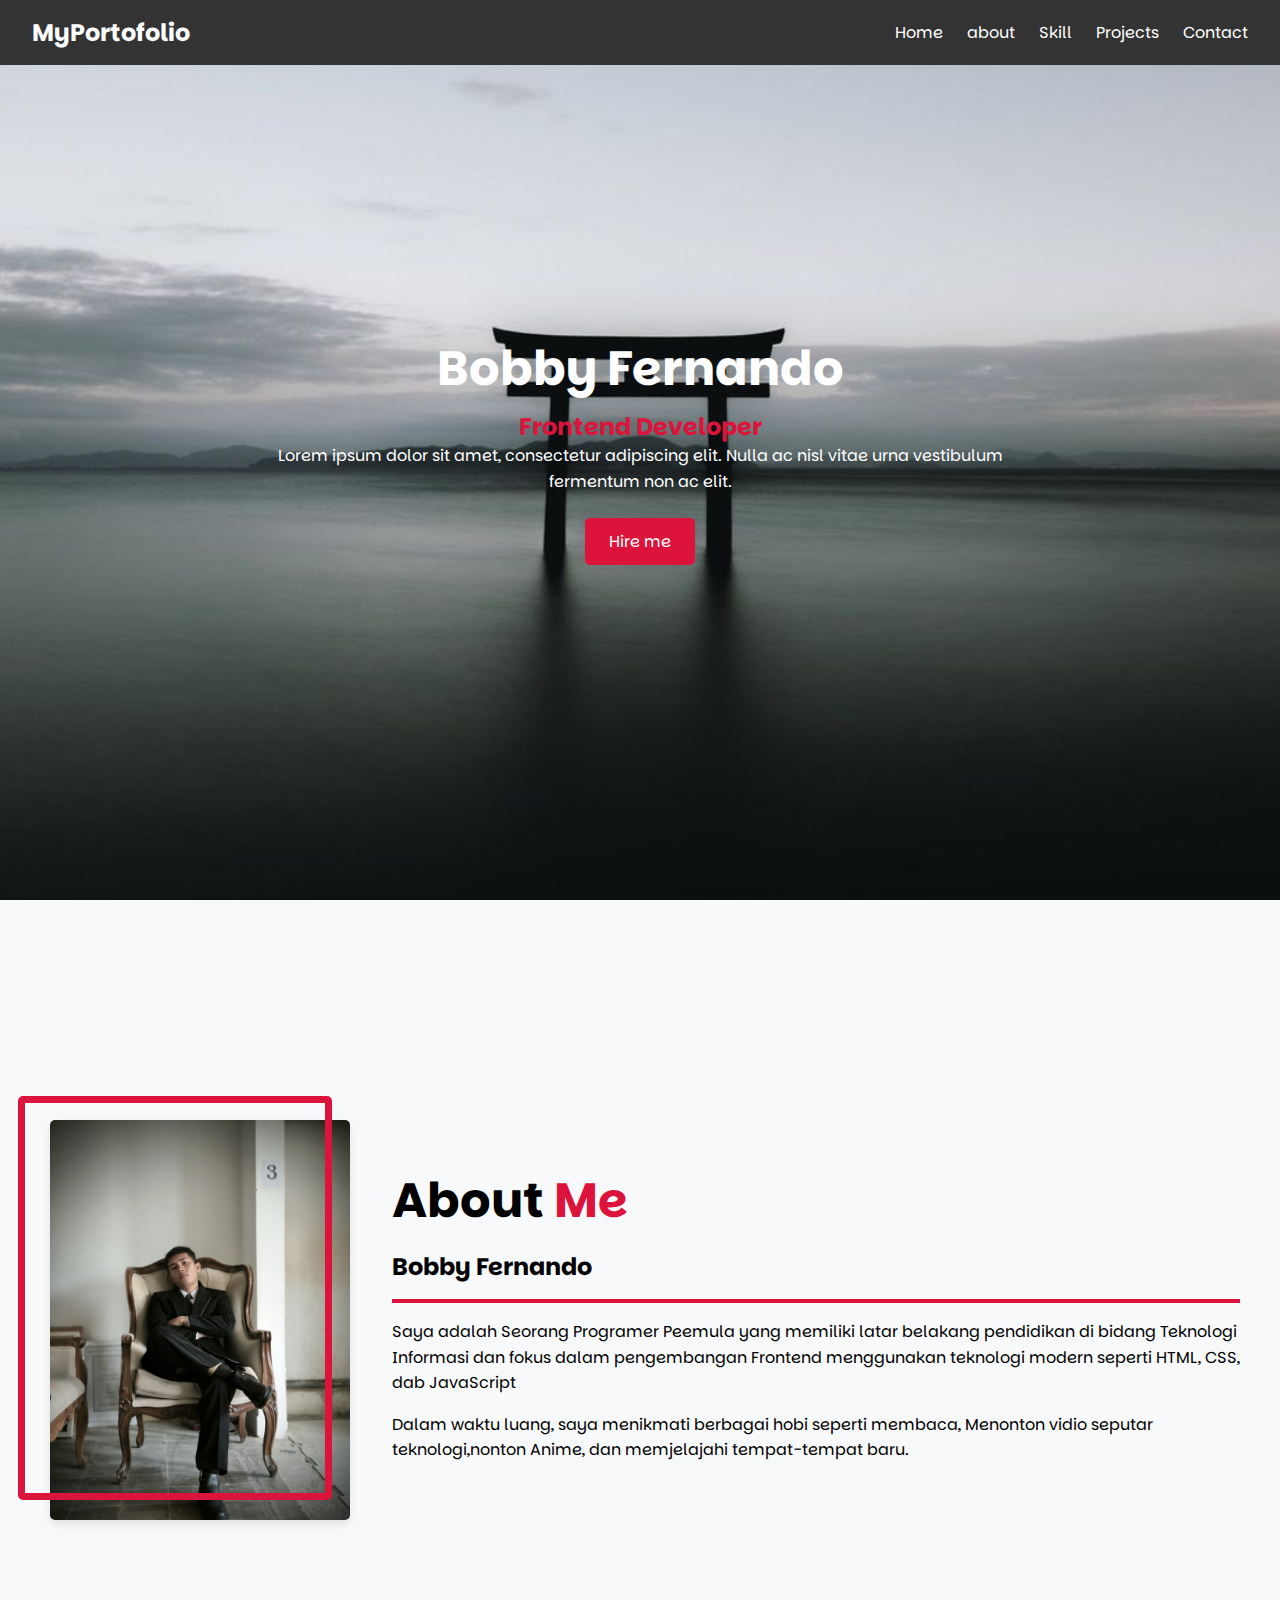
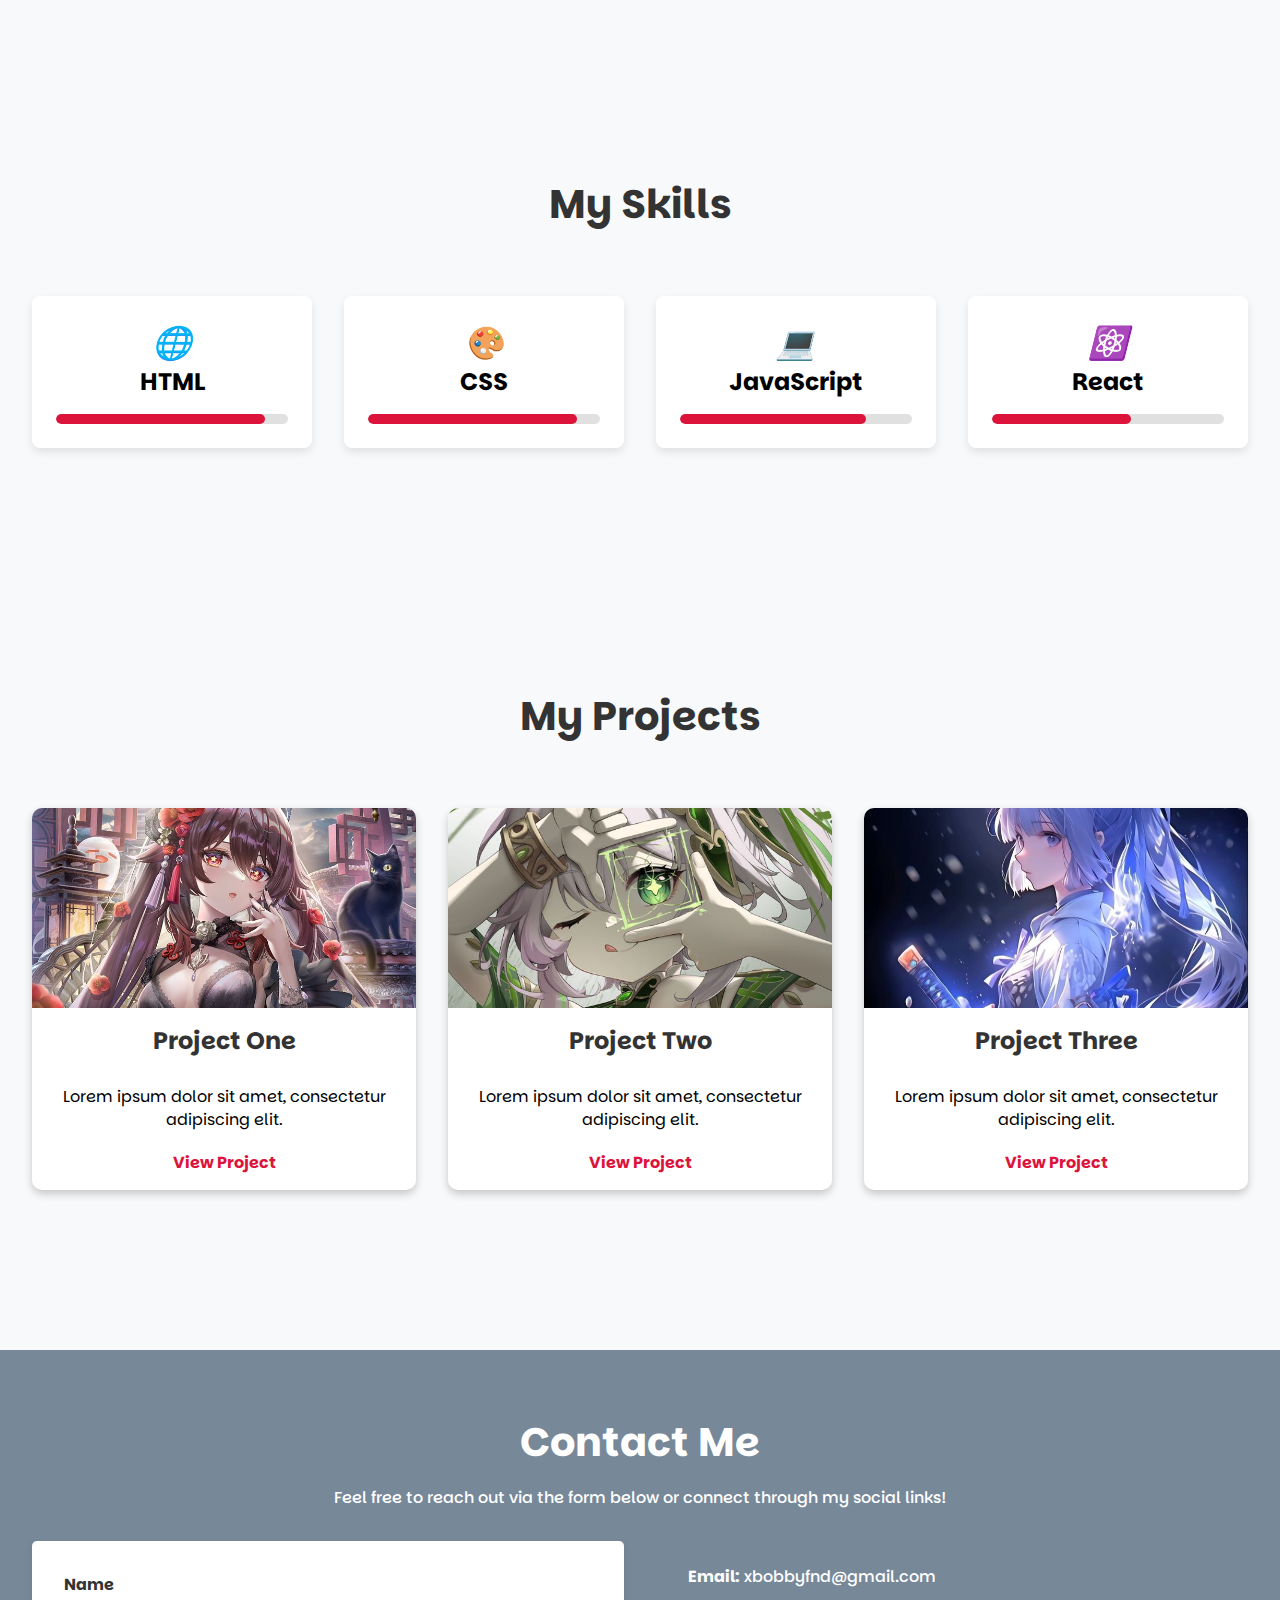
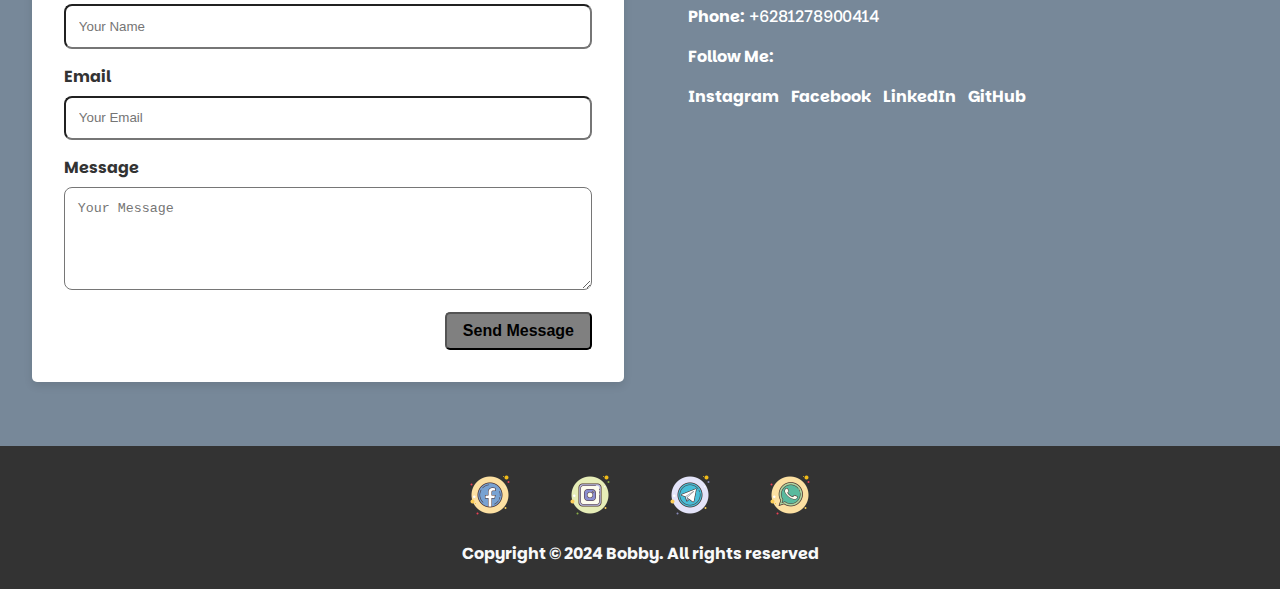
<file: index.html>
<!DOCTYPE html>
<html lang="en">
<head>
    <meta charset="UTF-8">
    <meta name="viewport" content="width=device-width, initial-scale=1.0">
    <title>Document</title>
    <link rel="stylesheet" href="style.css">
    <link rel="preconnect" href="https://fonts.googleapis.com">
<link rel="preconnect" href="https://fonts.gstatic.com" crossorigin>
<link href="https://fonts.googleapis.com/css2?family=Parkinsans:wght@300..800&display=swap" rel="stylesheet">
</head>

<body>
    <!-- Header -->
    <header class="navigation-header">
        <!-- Navigation -->
        <nav>
            <!-- Logo -->
            <a href="http://" class="logo">MyPortofolio</a>

            <!-- Navigation Links -->
            <ul class="nav-links">
                <li><a href="#">Home</a> </li>
                <li><a href="#about">about</a> </li>
                <li><a href="#skills">Skill</a> </li>
                <li><a href="#projects">Projects</a> </li>
                <li><a href="#contact">Contact</a> </li>
            </ul>
         </nav>
    </header>

    <!-- Hero-Section -->
    <header class="hero-selection">
        <div class="container">
            <h1>Bobby Fernando</h1>
            <p class="subtitle">Frontend Developer</p>
            <p class="description">
                Lorem ipsum dolor sit amet, consectetur adipiscing elit. Nulla ac nisl
                vitae urna vestibulum fermentum non ac elit.
            </p>
            <a href="" class="cta-button">Hire me</a>
        </div>
    </header>

    <!-- About Me Section -->
    <section id="about" class="about-me">
        <div class="container">
            <!-- About-photo -->
            <div class="cover-photo">
                <div class="about-photo">
                    <img src="images/me.jpg" alt="Avatar">
                </div>
            </div>
            <!-- About-Text -->
             <div class="about-text">
                <h2>About <span>Me</span></h2>
                <h3>Bobby Fernando</h3>
                <hr>
                <p>
                    Saya adalah Seorang Programer Peemula yang memiliki 
                    latar belakang pendidikan di bidang Teknologi Informasi dan
                    fokus dalam pengembangan Frontend menggunakan teknologi modern
                    seperti HTML, CSS, dab JavaScript
                </p>
                <p>
                    Dalam waktu luang, saya menikmati berbagai hobi seperti membaca,
                    Menonton vidio seputar teknologi,nonton Anime, dan memjelajahi tempat-tempat baru.
                </p>
             </div>
        </div>
    </section>

    <!-- Skills Me -->
     <section id="skills" class="skills-me">
        <div class="container">
            <!-- Judul Skills -->
            <h2>My Skills</h2>
                <div class="skills-grid">
                <!-- Skill 1 -->
                 <div class="skill-card">
                    <i class="skill-icon">🌐</i>
                    <h3>HTML</h3>
                    <div class="progress-bar">
                        <div class="progress" style="width:90%;"></div>
                    </div>
                 </div>

                 <!-- Skill 2 -->
                 <div class="skill-card">
                    <i class="skill-icon">🎨</i>
                    <h3>CSS</h3>
                    <div class="progress-bar">
                        <div class="progress" style="width:90%;"></div>
                    </div>
                 </div>

                 <!-- Skill 3 -->
                 <div class="skill-card">
                    <i class="skill-icon">💻</i>
                    <h3>JavaScript</h3>
                    <div class="progress-bar">
                        <div class="progress" style="width:80%;"></div>
                    </div>
                 </div>

                 <!-- Skill 4 -->
                 <div class="skill-card">
                    <i class="skill-icon">⚛️</i>
                    <h3>React</h3>
                    <div class="progress-bar">
                        <div class="progress" style="width:60%;"></div>
                    </div>
                 </div>
                </div>
        </div>
     </section>

     <!-- Project Me -->
     <section id="projects" class="project-me">
        <div class="container">
            <h2>My Projects</h2>
            <div class="project-grid">
                <!-- Project 1-->
                 <div class="project-card">
                    <div class="image-card">
                        <img src="images/photo1.jpeg" alt="Project 1">
                    </div>
                    <div class="project-content">
                        <h3>Project One</h3>
                        <p>Lorem ipsum dolor sit amet, consectetur adipiscing elit.</p>
                        <a href="http://bit.ly/UNBEATABLEguild" target="_blank" class="project-link">View Project</a>
                    </div>
                </div>
                <!-- Project 2-->
                <div class="project-card">
                    <div class="image-card">
                    <img src="images/photo2.jpeg" alt="Project 2">
                    </div>
                    <div class="project-content">
                        <h3>Project Two</h3>
                        <p>Lorem ipsum dolor sit amet, consectetur adipiscing elit.</p>
                        <a href="http://bit.ly/UNBEATABLEguild" target="_blank" class="project-link">View Project</a>
                    </div>
                </div>
                <!-- Project 3-->
                <div class="project-card">
                    <div class="image-card">
                    <img src="images/photo3.jpeg" alt="Project 3">
                    </div>
                    <div class="project-content">
                        <h3>Project Three</h3>
                        <p>Lorem ipsum dolor sit amet, consectetur adipiscing elit.</p>
                        <a href="http://bit.ly/UNBEATABLEguild" target="_blank" class="project-link">View Project</a>
                    </div>
                </div>
            </div>
        </div>
     </section>

     <!-- Contact Section -->
    <section id="contact" class="contact">
      <div class="container">
        <h2>Contact Me</h2>

        <p>
          Feel free to reach out via the form below or connect through my social
          links!
        </p>

        <div class="contact-grid">
          <!-- Contact Form -->
          <form class="contact-form" action="#" method="POST">
            <label for="name">Name</label>
            <input
              type="text"
              id="name"
              name="name"
              placeholder="Your Name"
              required
            />

            <label for="email">Email</label>
            <input
              type="email"
              id="email"
              name="email"
              placeholder="Your Email"
              required
            />

            <label for="message">Message</label>
            <textarea
              id="message"
              name="message"
              rows="5"
              placeholder="Your Message"
              required
            ></textarea>

            <button type="submit" class="submit-button">Send Message</button>
          </form>

          <!-- Additional Contact Information -->
          <div class="contact-info">
            <p><strong>Email:</strong> xbobbyfnd@gmail.com</p>
            <p><strong>Phone:</strong> +6281278900414</p>
            <p><strong>Follow Me:</strong></p>
            <a href="https://www.instagram.com/xboo_byy/" target="_blank" class="social-link">Instagram</a>
            <a href="https://www.facebook.com/bobbyfnd2" target="_blank" class="social-link">Facebook</a>
            <a href="https://www.linkedin.com/in/bobby-fernando/" target="_blank" class="social-link">LinkedIn</a>
            <a href="https://github.com/bobbyfnd" target="_blank" class="social-link">GitHub</a>
          </div>
        </div>
      </div>
    </section>

    <!-- Footer end -->
     <footer class="footer">
        <div class="container-end">
            <div class="social-icon">
                <div class="social-item">
                <a href="https://www.facebook.com/bobbyfnd2" target="_blank"><img src="images/facebook.png" /></a>
                </div>
                <div class="social-item">
                <a href="https://www.instagram.com/xboo_byy/" target="_blank"><img src="images/instagram.png" /></a>
                </div>
                <div class="social-item">
                <a href="https://web.telegram.org/a/#1149958415" target="_blank"><img src="images/telegram.png" /></a>
                </div>
                <div class="social-item">
                <a href="https://wa.me/081278900414" target="_blank"><img src="images/WhatsApp.png" /></a>
                </div>
            </div>
        <p>Copyright © 2024 Bobby. All rights reserved</p>
    </div>
     </footer>
</body>
</html>
</file>
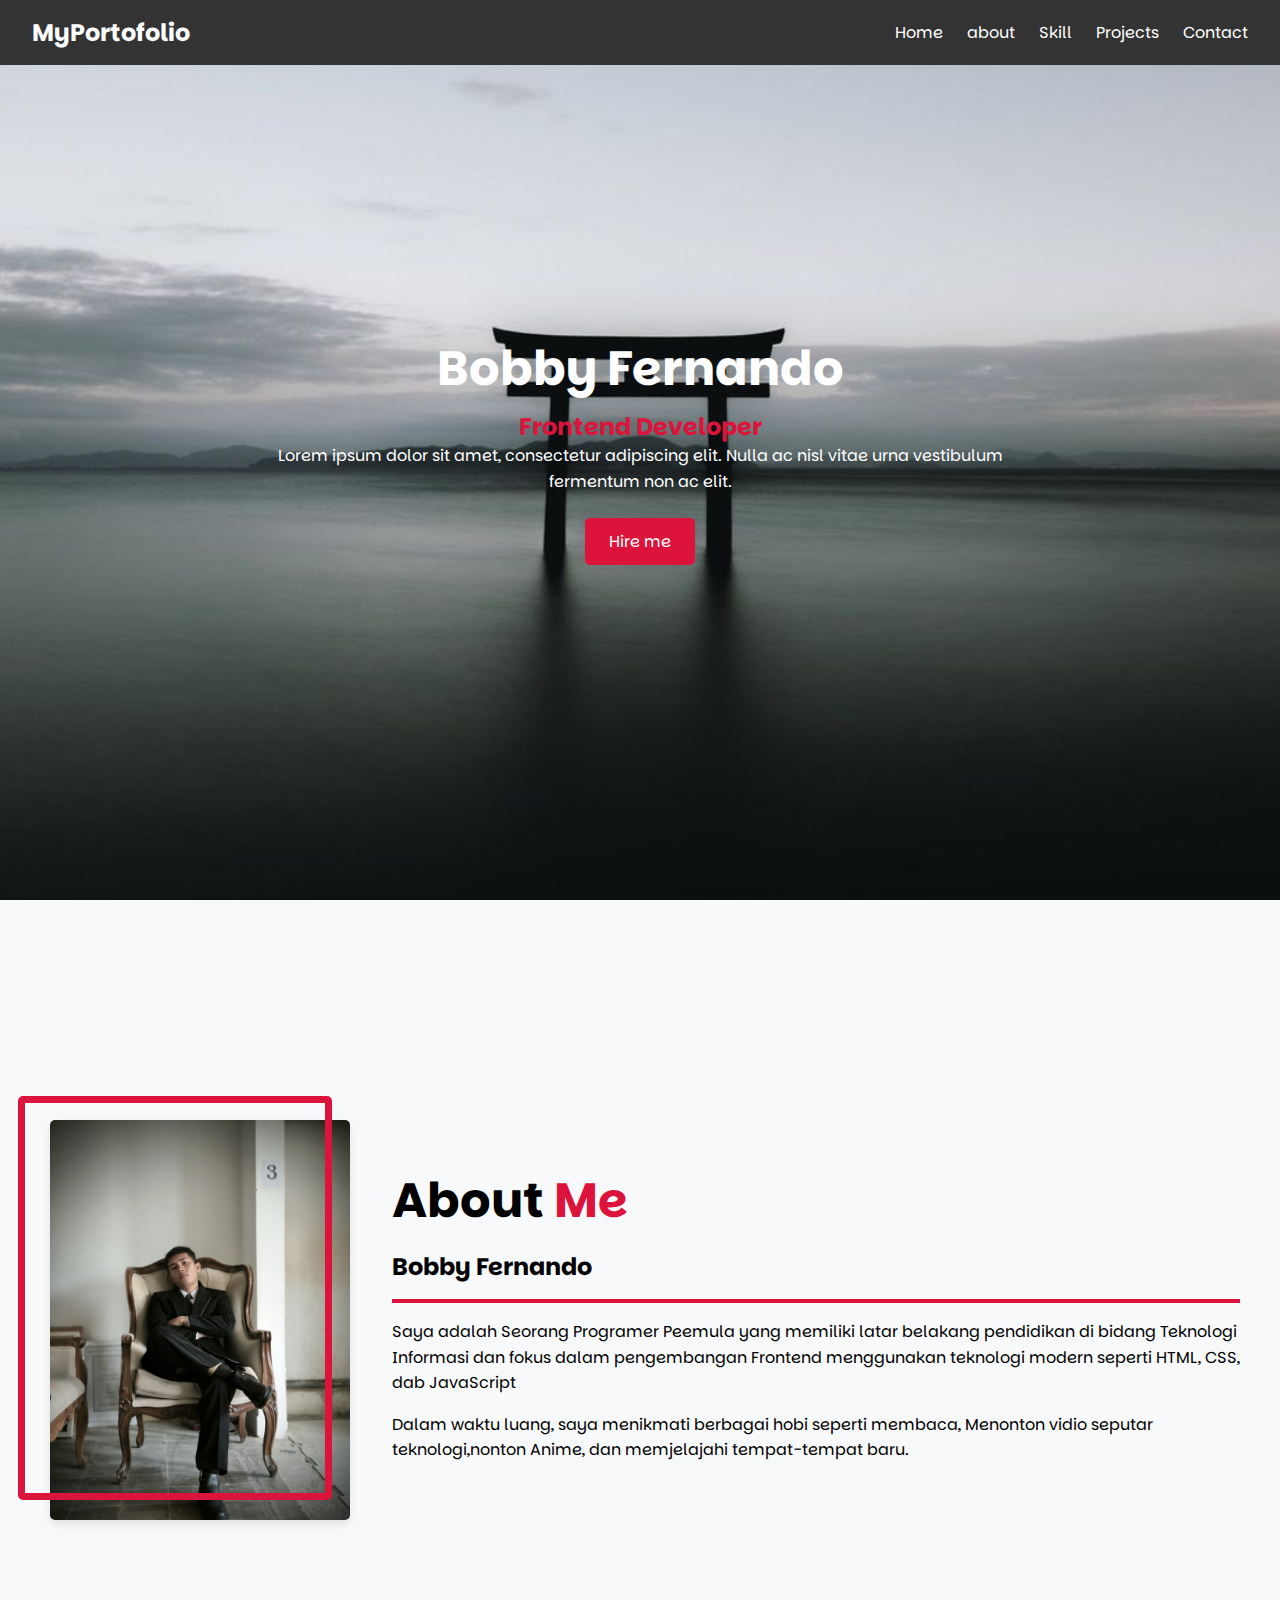
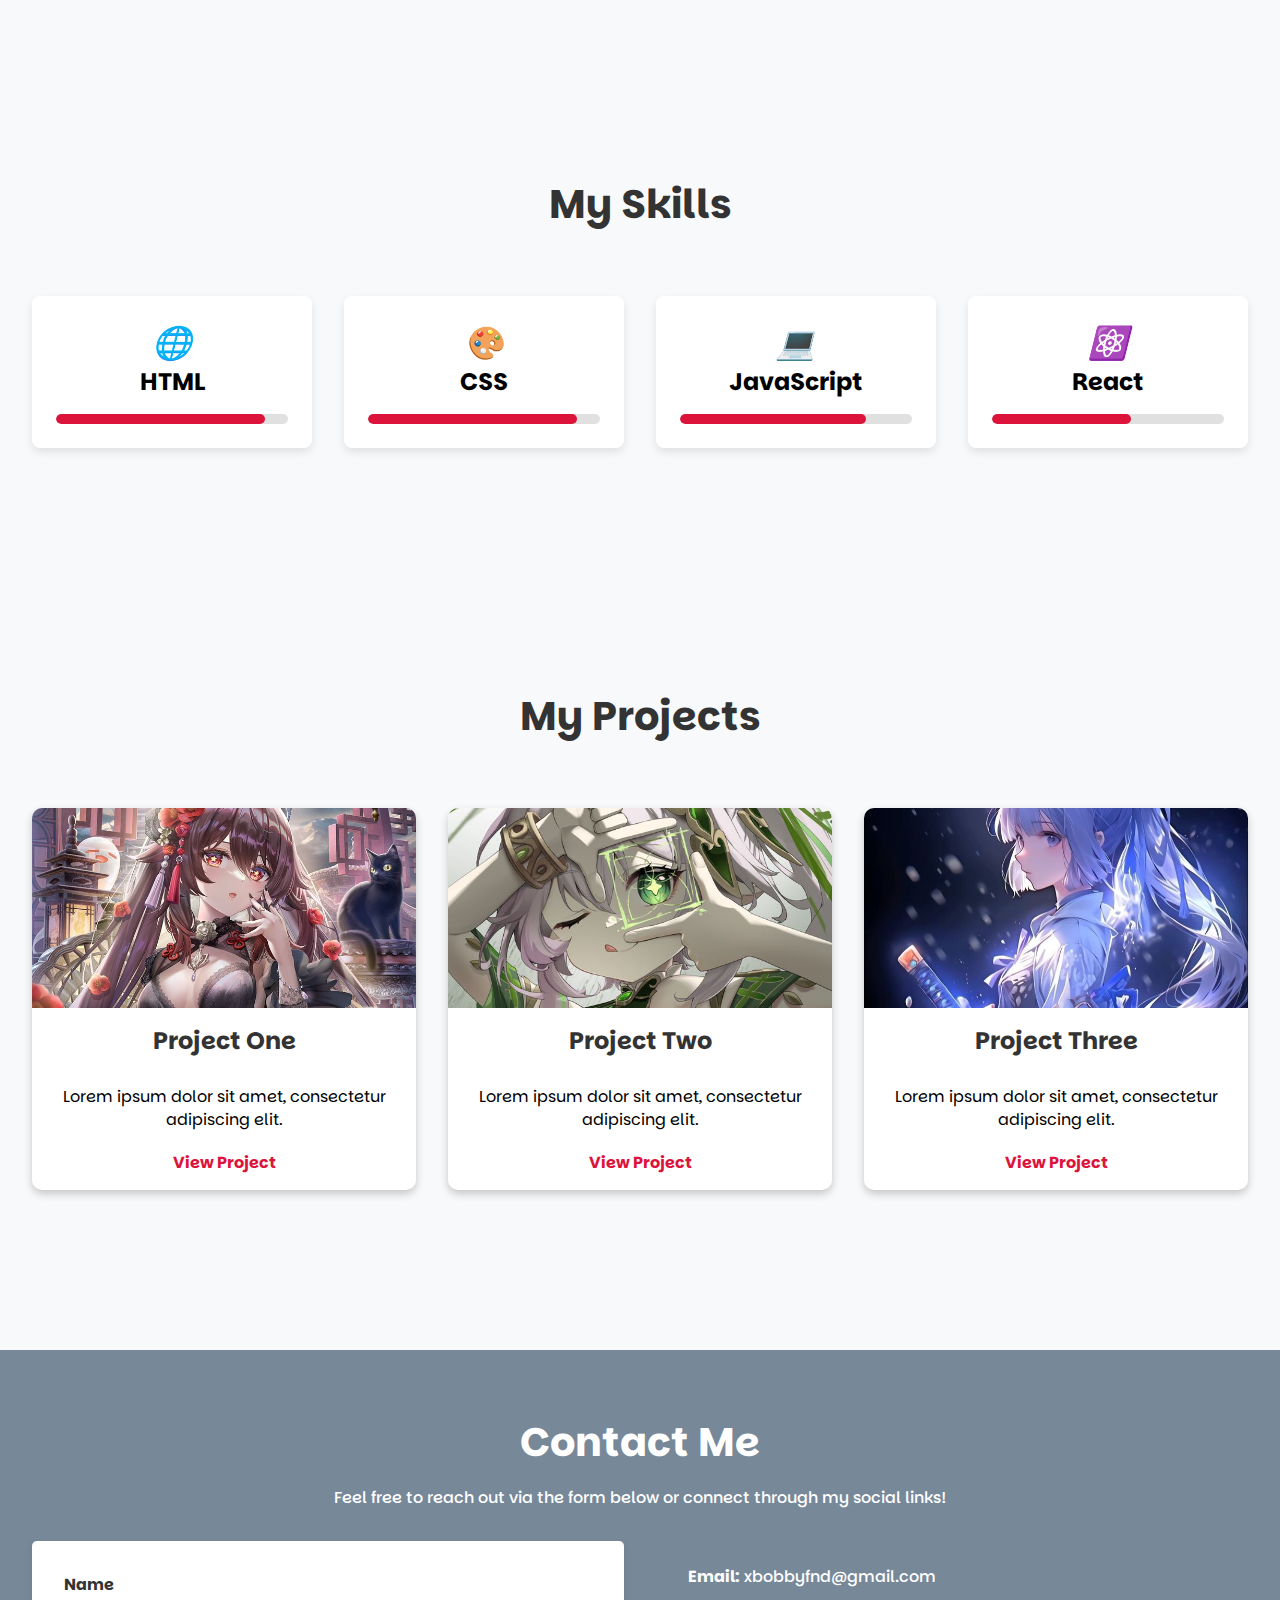
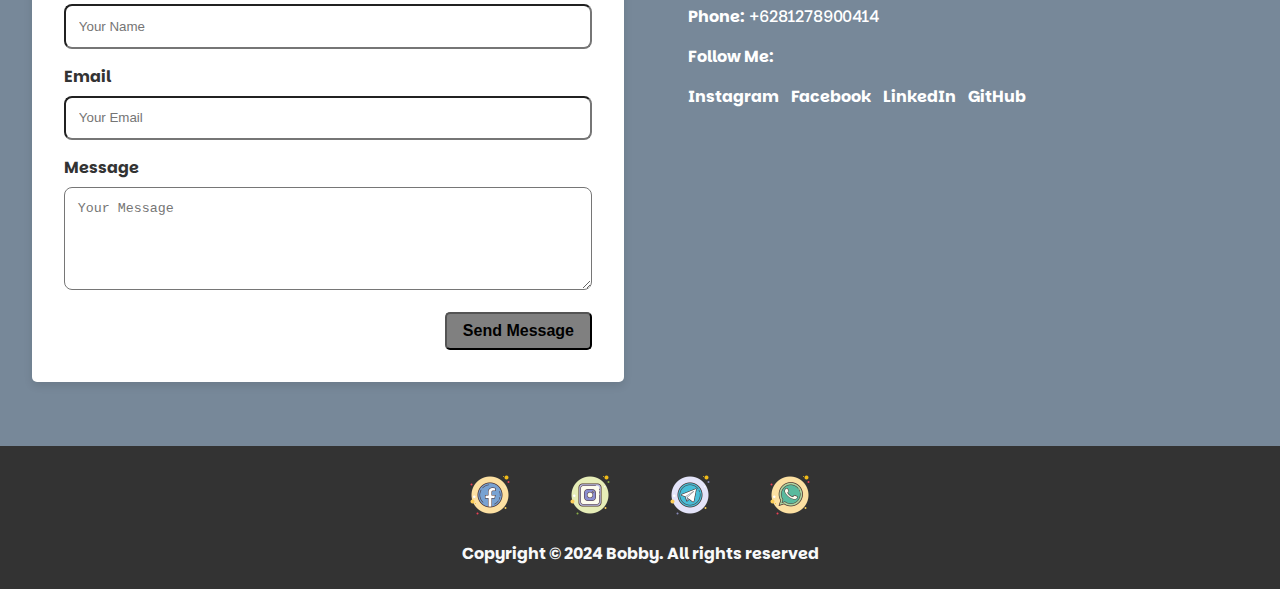
<file: portofolio.html>
<!DOCTYPE html>
<html lang="en">
<head>
    <meta charset="UTF-8">
    <meta name="viewport" content="width=device-width, initial-scale=1.0">
    <title>Document</title>
    <link rel="stylesheet" href="style.css">
    <link rel="preconnect" href="https://fonts.googleapis.com">
<link rel="preconnect" href="https://fonts.gstatic.com" crossorigin>
<link href="https://fonts.googleapis.com/css2?family=Parkinsans:wght@300..800&display=swap" rel="stylesheet">
</head>

<body>
    <!-- Header -->
    <header class="navigation-header">
        <!-- Navigation -->
        <nav>
            <!-- Logo -->
            <a href="http://" class="logo">MyPortofolio</a>

            <!-- Navigation Links -->
            <ul class="nav-links">
                <li><a href="#">Home</a> </li>
                <li><a href="#about">about</a> </li>
                <li><a href="#skills">Skill</a> </li>
                <li><a href="#projects">Projects</a> </li>
                <li><a href="#contact">Contact</a> </li>
            </ul>
         </nav>
    </header>

    <!-- Hero-Section -->
    <header class="hero-selection">
        <div class="container">
            <h1>Bobby Fernando</h1>
            <p class="subtitle">Frontend Developer</p>
            <p class="description">
                Lorem ipsum dolor sit amet, consectetur adipiscing elit. Nulla ac nisl
                vitae urna vestibulum fermentum non ac elit.
            </p>
            <a href="" class="cta-button">Hire me</a>
        </div>
    </header>

    <!-- About Me Section -->
    <section id="about" class="about-me">
        <div class="container">
            <!-- About-photo -->
            <div class="cover-photo">
                <div class="about-photo">
                    <img src="images/me.jpg" alt="Avatar">
                </div>
            </div>
            <!-- About-Text -->
             <div class="about-text">
                <h2>About <span>Me</span></h2>
                <h3>Bobby Fernando</h3>
                <hr>
                <p>
                    Saya adalah Seorang Programer Peemula yang memiliki 
                    latar belakang pendidikan di bidang Teknologi Informasi dan
                    fokus dalam pengembangan Frontend menggunakan teknologi modern
                    seperti HTML, CSS, dab JavaScript
                </p>
                <p>
                    Dalam waktu luang, saya menikmati berbagai hobi seperti membaca,
                    Menonton vidio seputar teknologi,nonton Anime, dan memjelajahi tempat-tempat baru.
                </p>
             </div>
        </div>
    </section>

    <!-- Skills Me -->
     <section id="skills" class="skills-me">
        <div class="container">
            <!-- Judul Skills -->
            <h2>My Skills</h2>
                <div class="skills-grid">
                <!-- Skill 1 -->
                 <div class="skill-card">
                    <i class="skill-icon">🌐</i>
                    <h3>HTML</h3>
                    <div class="progress-bar">
                        <div class="progress" style="width:90%;"></div>
                    </div>
                 </div>

                 <!-- Skill 2 -->
                 <div class="skill-card">
                    <i class="skill-icon">🎨</i>
                    <h3>CSS</h3>
                    <div class="progress-bar">
                        <div class="progress" style="width:90%;"></div>
                    </div>
                 </div>

                 <!-- Skill 3 -->
                 <div class="skill-card">
                    <i class="skill-icon">💻</i>
                    <h3>JavaScript</h3>
                    <div class="progress-bar">
                        <div class="progress" style="width:80%;"></div>
                    </div>
                 </div>

                 <!-- Skill 4 -->
                 <div class="skill-card">
                    <i class="skill-icon">⚛️</i>
                    <h3>React</h3>
                    <div class="progress-bar">
                        <div class="progress" style="width:60%;"></div>
                    </div>
                 </div>
                </div>
        </div>
     </section>

     <!-- Project Me -->
     <section id="projects" class="project-me">
        <div class="container">
            <h2>My Projects</h2>
            <div class="project-grid">
                <!-- Project 1-->
                 <div class="project-card">
                    <div class="image-card">
                        <img src="images/photo1.jpeg" alt="Project 1">
                    </div>
                    <div class="project-content">
                        <h3>Project One</h3>
                        <p>Lorem ipsum dolor sit amet, consectetur adipiscing elit.</p>
                        <a href="http://bit.ly/UNBEATABLEguild" target="_blank" class="project-link">View Project</a>
                    </div>
                </div>
                <!-- Project 2-->
                <div class="project-card">
                    <div class="image-card">
                    <img src="images/photo2.jpeg" alt="Project 2">
                    </div>
                    <div class="project-content">
                        <h3>Project Two</h3>
                        <p>Lorem ipsum dolor sit amet, consectetur adipiscing elit.</p>
                        <a href="http://bit.ly/UNBEATABLEguild" target="_blank" class="project-link">View Project</a>
                    </div>
                </div>
                <!-- Project 3-->
                <div class="project-card">
                    <div class="image-card">
                    <img src="images/photo3.jpeg" alt="Project 3">
                    </div>
                    <div class="project-content">
                        <h3>Project Three</h3>
                        <p>Lorem ipsum dolor sit amet, consectetur adipiscing elit.</p>
                        <a href="http://bit.ly/UNBEATABLEguild" target="_blank" class="project-link">View Project</a>
                    </div>
                </div>
            </div>
        </div>
     </section>

     <!-- Contact Section -->
    <section id="contact" class="contact">
      <div class="container">
        <h2>Contact Me</h2>

        <p>
          Feel free to reach out via the form below or connect through my social
          links!
        </p>

        <div class="contact-grid">
          <!-- Contact Form -->
          <form class="contact-form" action="#" method="POST">
            <label for="name">Name</label>
            <input
              type="text"
              id="name"
              name="name"
              placeholder="Your Name"
              required
            />

            <label for="email">Email</label>
            <input
              type="email"
              id="email"
              name="email"
              placeholder="Your Email"
              required
            />

            <label for="message">Message</label>
            <textarea
              id="message"
              name="message"
              rows="5"
              placeholder="Your Message"
              required
            ></textarea>

            <button type="submit" class="submit-button">Send Message</button>
          </form>

          <!-- Additional Contact Information -->
          <div class="contact-info">
            <p><strong>Email:</strong> xbobbyfnd@gmail.com</p>
            <p><strong>Phone:</strong> +6281278900414</p>
            <p><strong>Follow Me:</strong></p>
            <a href="https://www.instagram.com/xboo_byy/" target="_blank" class="social-link">Instagram</a>
            <a href="https://www.facebook.com/bobbyfnd2" target="_blank" class="social-link">Facebook</a>
            <a href="https://www.linkedin.com/in/bobby-fernando/" target="_blank" class="social-link">LinkedIn</a>
            <a href="https://github.com/bobbyfnd" target="_blank" class="social-link">GitHub</a>
          </div>
        </div>
      </div>
    </section>

    <!-- Footer end -->
     <footer class="footer">
        <div class="container-end">
            <div class="social-icon">
                <div class="social-item">
                <a href="https://www.facebook.com/bobbyfnd2" target="_blank"><img src="images/facebook.png" /></a>
                </div>
                <div class="social-item">
                <a href="https://www.instagram.com/xboo_byy/" target="_blank"><img src="images/instagram.png" /></a>
                </div>
                <div class="social-item">
                <a href="https://web.telegram.org/a/#1149958415" target="_blank"><img src="images/telegram.png" /></a>
                </div>
                <div class="social-item">
                <a href="https://wa.me/081278900414" target="_blank"><img src="images/WhatsApp.png" /></a>
                </div>
            </div>
        <p>Copyright © 2024 Bobby. All rights reserved</p>
    </div>
     </footer>
</body>
</html>
</file>
<file: style.css>
/* Cek CSS */
.cek{
    border-style: solid;
    border-width: 1px;
}

/* reset CSS */
*{
    box-sizing: border-box;
    margin: 0;
    padding: 0;
}
html{
    scroll-behavior: smooth;
    background-color: #f8f9fa;
}
body{
    font-family: "Parkinsans", sans-serif;
}

/* Header Styling */
header{
    padding: 1rem 2rem;
}

.navigation-header{
    background-color: #333333;
    position: fixed;
    top: 0;
    left: 0;
    right: 0;
    z-index: 9999;
}

/* Navigation Styling */
nav{
    display: flex;
    justify-content: space-between;
    align-items: center;
 
}
/* logo Styling */
.logo{
    color: white;
    text-decoration: none;
    font-size: 1.5rem;
    font-weight: bold;
}

/* Links Styling */
.nav-links{
    display: flex;
    list-style: none;
    gap: 1.5rem;
}

.nav-links a{
    color: white;
    text-decoration: none;
    

}
.nav-links a:hover{
    color: crimson;
    transition: 0.3s ease;
}




/* hero-selection styling */
.hero-selection{
    background: url('images/hero.jpeg');
    background-size: cover;
    background-position: center;
    height: 100vh;

    display: flex;
    justify-content: center;
    align-items: center;
    text-align: center;
    padding: 0 2rem;
}


.hero-selection .container{
    max-width: 800px;
    color: white;

}

.hero-selection h1{
    font-size: 3rem;
    margin-bottom: 0.5rem;
}

.hero-selection .subtitle {
    color: crimson;
    font-size: 1.5rem;
    font-weight: bold;
}

.hero-selection .description{
    font-size: 1rem;
    line-height: 1.6;
    margin-bottom: 1.5rem;
}

.hero-selection .cta-button{
    display: inline-block;
    background-color: crimson;
    color: white;
    text-decoration: none;
    padding: 0.75rem 1.5rem;
    border-radius: 5px;
    font-size: 1rem;    
}

.hero-selection .cta-button:hover{
    background-color: rgb(225, 60, 93);
    transition: background-color 0.3s ease;
}

/* About Me Styling */
.about-me{
    margin-top: 50px;
    padding: 10rem 2rem;
    background-color: #f8f9fa;  
}

.about-me .container{
    display: flex;
    align-items: center;
    max-width: 1200px;
    margin: 0 auto;
    gap: 2rem;
}

.cover-photo{
    position: relative;
    border: 10px solid #f8f9fa;
}
.cover-photo::after{
    content: '';
	position: absolute;
    border-radius: 5px;
	left: -2rem;
	top: -1.5rem;
	height: 96%;
	width: 100%;
	border: 7px solid crimson;
	z-index: 1;
}

.about-me .about-photo img{
    width: 100%;
    max-width: 300px;
    border-radius: 5px;
    box-shadow: 0 4px 8px rgba(0, 0, 0, 0.1);
}

.about-me .about-text{
    flex: 1;
}

.about-me .about-text h2{
 font-size: 3rem;
 margin-bottom: 1rem;
}
.about-me span{
    color: crimson;
}

.about-me .about-text h3{
    font-size: 1.5rem;
    margin-bottom: 1rem;
}
hr{
    border: 2px solid crimson;
    margin-bottom: 1rem;
}

.about-me .about-text p{
 font-size: 1rem;
 line-height: 1.6;
 margin-bottom: 1rem;
}

/* Skills Styling */
.skills-me{
    padding: 5rem 2rem;
    background-color: #f8f9fa;
    text-align: center;  
}

.skills-me h2 {
    font-size: 2.5rem;
    margin-bottom: 4rem;
    color: #333333;
}

.skills-grid{
    display: grid;
    grid-template-columns: 1fr 1fr 1fr 1fr;
    gap: 2rem;
}

.skill-card{
    background-color: white;
    padding: 1.5rem;
    border-radius: 8px;
    box-shadow: 0 4px 8px rgba(0, 0, 0, 0.1);
}

.skill-icon{
    font-size: 2rem;
    margin-bottom: 1rem;
}

.skill-card h3{
    font-size: 1.5rem;
    margin-bottom: 1rem;
}

.progress-bar{
    height: 10px;
    border-radius: 5px;
    background-color: #e0e0e0;
    overflow: hidden;
}

.progress{
    height: 100%;
    border-radius: 5px;
    background-color: crimson;
}

/* Project Styling */
.project-me{
    padding: 10rem 2rem;
    background-color: #f8f9fa;
    text-align: center;  
}
.project-me h2{
    font-size: 2.5rem;
    margin-bottom: 4rem;
    color: #333333;
}

.project-grid{
    display: grid;
    grid-template-columns: 1fr 1fr 1fr;
    gap: 2rem;
}
.project-card{
    height: auto;
    background-color: #fff;
    border-radius: 10px;
    overflow: hidden;
    box-shadow: 0 4px 8px rgba(0, 0, 0, 0.2);
}
.project-card:hover{
    transition: transform 0.3s ease, box-shadow 0.3 ease;
    box-shadow: 0 8px 16px rgba(0, 0, 0, 0.3);
    transform: translateY(-10px);
}
.image-card{
    position: relative;
    
    width: 100%;
    height: 200px;
    
}
.image-card img{
    object-position: 25% 25%;
    object-fit: cover;
    width: 100%;
    height: 100%;
}

.project-content{
    display: flex;
    flex-direction: column;
    align-content: space-around;
    gap: 20px;
   padding: 1rem;
}

.project-content h3{
    font-size: 1.5rem;
    margin-bottom: 0.5rem;
    color: #333333;
}

.project-link {
    color: crimson;
    text-decoration: none;
    font-weight: bold;
  }

  .project-link:hover {
    text-decoration: underline;
  }

/* Contact Styling */
.contact{
    color: #fff;
    padding: 4rem 2rem;
    background-color:	#778899 ;
    text-align: center;  
}

.contact h2{
    font-size: 2.5rem;
    margin-bottom: 1rem;
}

.contact p{
    font-size: 1rem;
    font-weight: 500;
    margin-bottom: 2rem;
}

.contact-grid{
    display: grid;
    grid-template-columns: 1fr  1fr;
    gap: 2rem;
}

.contact-form{
    background: #fff;
    border-radius: 5px;
    color: #333;
    padding: 2rem;
    box-shadow: 0 4px 8px rgba(0, 0, 0, 0.1);
}

.contact-form label{
    font-size: 1rem;
    font-weight: bold;
    display: flex;
    margin-bottom: 0.5rem;
}
.contact-form input, textarea{
    width: 100%;
    padding: 0.8rem;
    border-radius: 8px;
    margin-bottom: 1rem;
}

.submit-button{
    background: grey;
    font-size: 1rem;
    font-weight: bold;
    padding: 0.5rem 1rem;
    text-decoration: none;
    border-radius: 5px;
    float: right;
}
.submit-button:hover{
    transition: background 0.3s ease;
    background: rgb(217, 214, 214);
}

.contact-info{
    text-align: left;
    margin-top: 2rem;
    line-height: 0.5rem;
    margin-left: 2rem;
}

.social-link{
    font-size: 1rem;
    color: #fff;
    text-decoration: none;
    font-weight: bold;
    margin-right: 0.5rem;
}

/* Footer Styling */
.footer{
   background-color: #333333;
   width: 100%;
   font-weight: bold;
   text-align: center;
   color: #f8f9fa;
   padding: 1.5rem;
}

.social-icon{
    display: flex;
    justify-content: center;
    margin-bottom: 1rem;
}

.social-icon img{
    height: 0 auto;
    width: 50%;
}



/* Tablet View */
@media (max-width: 768px) {
    /* Nav Styling */
    nav{
        flex-direction: column;
        gap: 20px;
    }

    /* Hero Styling */
    .hero-selection h1{
        font-size: 2.5rem;
    }

    .subtitle{
        font-size: 1rem;
    }

    .hero-selection .description{
        font-size: 0.9rem;
        
    }
    
    .hero-selection .cta-button{
        padding: 0.6rem 1.2rem;
        font-size: 0.9rem;    
    }

    /* About Styling */
    .about-me .container{
        flex-direction: column;
        text-align: center;
    }
    
    .about-me .about-photo img{
       margin: 0 auto;
    }
    
    .about-me .about-text h2{
     font-size: 2.5rem;
     margin-bottom: 1rem;
    }
    .about-me span{
        color: crimson;
    }
    
    .about-me .about-text h3{
        font-size: 1.3rem;
        margin-bottom: 1rem;
    }
 
    .about-me .about-text p{
     font-size: 0.9rem;
     line-height: 1.5;
     margin-bottom: 1rem;
    }

    /* Skill Styling */
    .skills-me h2 {
        font-size: 2rem;
        margin-bottom: 4rem;
        color: #333333;
    }
    
    .skills-grid{
        display: grid;
        grid-template-columns: 1fr 1fr;
        gap: 2rem;
    }
    
    .skill-card{
        background-color: white;
        padding: 1.5rem;
        border-radius: 8px;
        box-shadow: 0 4px 8px rgba(0, 0, 0, 0.1);
    }
    
    .skill-icon{
        font-size: 1.9rem;
        margin-bottom: 1rem;
    }
    
    .skill-card h3{
        font-size: 1.4rem;
        margin-bottom: 1rem;
    }
    
    .progress-bar{
        height: 8px;
        border-radius: 5px;
        background-color: #e0e0e0;
        overflow: hidden;
    }
    
    /* Project Styling */

    .project-me h2{
        font-size: 2rem;
    }
    
    .project-grid{
        display: grid;
        grid-template-columns: 1fr 1fr;
        gap: 2rem;
    }
    
    .project-content h3{
        font-size: 1.3rem;
    }
    
        /* Contact Styling */
    .contact h2{
        font-size: 2rem;
        margin-bottom: 1rem;
    }

    .contact p{
        font-size: 0.9rem;
    }

    .contact-grid{
        display: grid;
        grid-template-columns: 1fr;
        gap: 2rem;
    }

    .contact-form{
        background: #fff;
        border-radius: 5px;
        color: #333;
        padding: 2rem;
        box-shadow: 0 4px 8px rgba(0, 0, 0, 0.1);
    }

    .contact-form label{
        font-size: 0.9rem;
        font-weight: bold;
        display: flex;
        margin-bottom: 0.5rem;
    }
    .contact-form input, textarea{
        width: 100%;
        padding: 0.8rem;
        border-radius: 8px;
        margin-bottom: 1rem;
    }

    .submit-button{
        background: grey;
        font-size: 0.9rem;
        font-weight: bold;
        padding: 0.4rem 0.9rem;
        text-decoration: none;
        border-radius: 5px;
        float: right;
    }

    .contact-info{
        text-align: left;
        margin-top: 2rem;
        line-height: 0.5rem;
        margin-left: 1.5rem;
    }

    .social-link{
        font-size: 0.9rem;
        color: #fff;
        text-decoration: none;
        font-weight: bold;
        margin-right: 0.5rem;
    }

    /* Footer Styling */
    .footer{
        background-color: #333333;
        width: 100%;
        font-size: 1rem;
        font-weight: bold;
        text-align: center;
        color: #f8f9fa;
        padding: 1.5rem;
    }
    
    .social-icon{
        display: flex;
        justify-content: center;
        margin-bottom: 1rem;
    }
    
    .social-icon img{
        height: 0 auto;
        width: 50%;
    }
}

/* Phone View */
@media (max-width: 480px){
    header{
        padding: 1rem;
    }

        /* Nav Styling */
        nav{
            flex-direction: column;
            gap: 20px;
        }

        /* logo Styling */
        .logo{
            font-size: 1.4rem;
        }
        

        /* Hero Styling */
        .hero-selection h1{
            font-size: 1.9rem;
        }
    
        .subtitle{
            font-size: 0.9rem;
        }
    
        .hero-selection .description{
            font-size: 0.8rem;
            
        }
        
        .hero-selection .cta-button{
            padding: 0.5rem 1.1rem;
            font-size: 0.8rem;    
        }
    
        /* About Styling */
        .about-me .container{
            flex-direction: column;
            text-align: center;
        }
        
        .about-me .about-photo img{
            justify-content: center;
           margin: 0 auto;
        }
        
        .about-me .about-text h2{
         font-size: 2.4rem;
         margin-bottom: 1rem;
        }
        .about-me span{
            color: crimson;
        }
        
        .about-me .about-text h3{
            font-size: 1.2rem;
            margin-bottom: 1rem;
        }
     
        .about-me .about-text p{
         font-size: 0.85rem;
         line-height: 1.5;
         margin-bottom: 1rem;
        }
    
        /* Skill Styling */
        .skills-me h2 {
            font-size: 1.9rem;
            margin-bottom: 4rem;
            color: #333333;
        }
        
        .skills-grid{
            display: grid;
            grid-template-columns: 1fr;
            gap: 2rem;
        }
        
        .skill-card{
            background-color: white;
            padding: 1.5rem;
            border-radius: 8px;
            box-shadow: 0 4px 8px rgba(0, 0, 0, 0.1);
        }
        
        .skill-icon{
            font-size: 1.8rem;
            margin-bottom: 1rem;
        }
        
        .skill-card h3{
            font-size: 1.3rem;
            margin-bottom: 1rem;
        }
        
        .progress-bar{
            height: 6px;
            border-radius: 5px;
            background-color: #e0e0e0;
            overflow: hidden;
        }
        
        /* Project Styling */
    
        .project-me h2{
            font-size: 1.9rem;
        }
        
        .project-grid{
            display: grid;
            grid-template-columns: 1fr;
            gap: 2rem;
        }
        
        .project-content h3{
            font-size: 1.2rem;
        }
        
            /* Contact Styling */
        .contact h2{
            font-size: 2rem;
            margin-bottom: 1rem;
        }
    
        .contact p{
            font-size: 0.9rem;
        }
    
        .contact-grid{
            display: grid;
            grid-template-columns: 1fr;
            gap: 2rem;
        }
    
        .contact-form{
            background: #fff;
            border-radius: 5px;
            color: #333;
            padding: 2rem;
            box-shadow: 0 4px 8px rgba(0, 0, 0, 0.1);
        }
    
        .contact-form label{
            font-size: 0.8rem;
            font-weight: bold;
            display: flex;
            margin-bottom: 0.5rem;
        }
        .contact-form input, textarea{
            width: 100%;
            padding: 0.8rem;
            border-radius: 8px;
            margin-bottom: 1rem;
        }
    
        .submit-button{
            background: grey;
            font-size: 0.8rem;
            font-weight: bold;
            padding: 0.3rem 0.7rem;
            text-decoration: none;
            border-radius: 5px;
            float: right;
        }
    
    
        .social-link{
            font-size: 0.8rem;
            color: #fff;
            text-decoration: none;
            font-weight: bold;
            margin-right: 0.5rem;
        }
    
        /* Footer Styling */
        .footer{
            background-color: #333333;
            width: 100%;
            font-size: 0.9rem;
            font-weight: bold;
            text-align: center;
            color: #f8f9fa;
            padding: 1.5rem;
        }
        
        .social-icon{
            display: flex;
            justify-content: center;
            margin-bottom: 1rem;
        }
        
        .social-icon img{
            height: 0 auto;
            width: 40%;
        }
}
</file>
